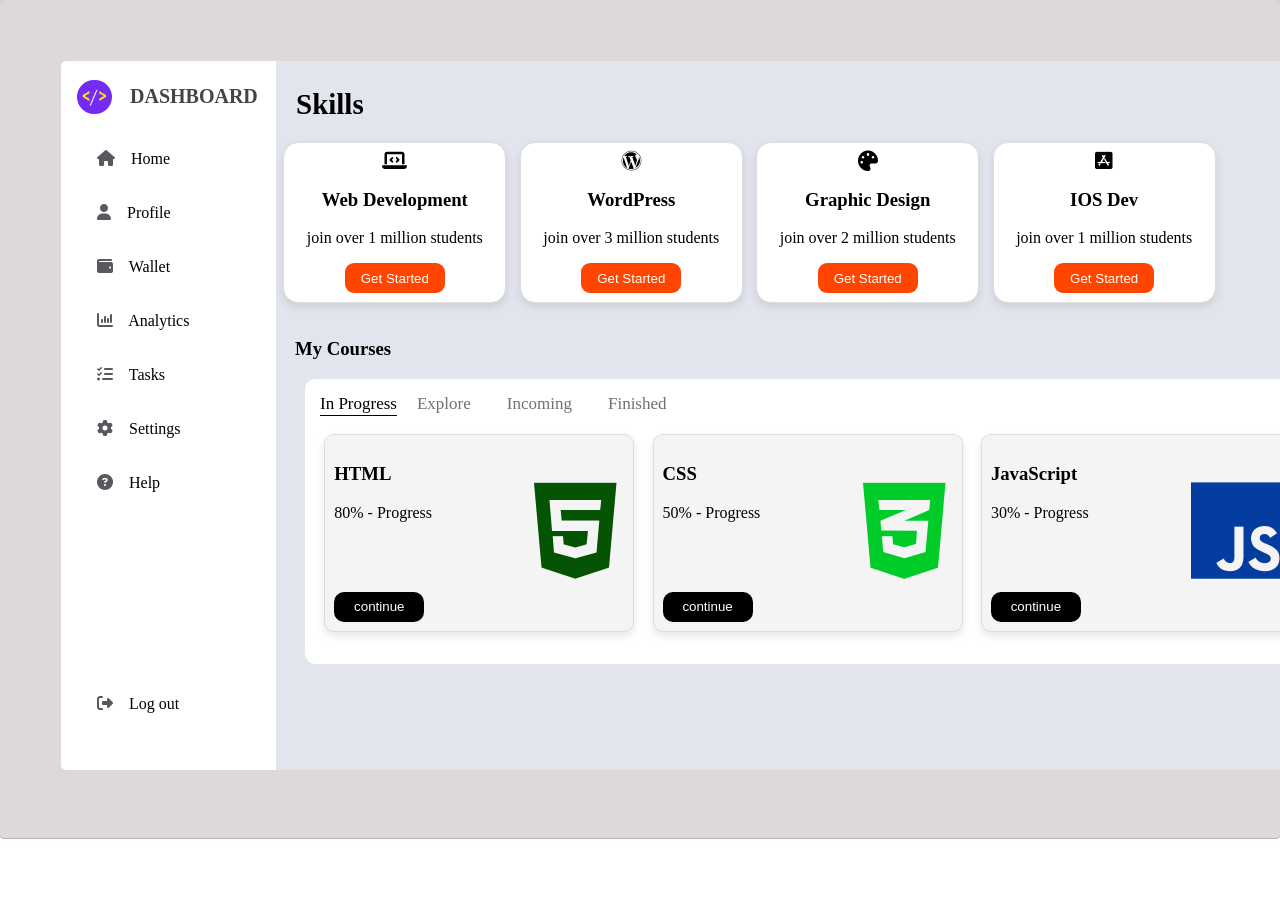
<file: index.html>
<!DOCTYPE html>
<html lang="en">

<head>
    <meta charset="UTF-8">
    <meta name="viewport" content="width=device-width, initial-scale=1.0">
    <title>Document</title>
    <link rel="stylesheet" href="index.css">
    <link rel="stylesheet" href="https://cdnjs.cloudflare.com/ajax/libs/font-awesome/6.7.2/css/all.min.css"
        integrity="sha512-Evv84Mr4kqVGRNSgIGL/F/aIDqQb7xQ2vcrdIwxfjThSH8CSR7PBEakCr51Ck+w+/U6swU2Im1vVX0SVk9ABhg=="
        crossorigin="anonymous" referrerpolicy="no-referrer" />

<body>
    <div class="main">
        <div class="div1">
            <h3 id="h3-1"><img id="img1" src="./dashlogo.png" alt="">
                <span id="span1">DASHBOARD</span>
            </h3><br>
            <ul id="ul1">
                <li>
                    <i class="fa-solid fa-house fa-s" style="color: #5a585f;"></i>&nbsp;&nbsp;&nbsp;
                    <span> Home</span>
                </li><br><br>
                <li>
                    <i class="fa-solid fa-user" style="color: #5a585f;"></i>&nbsp;&nbsp;&nbsp;
                    <span> Profile</span>
                </li><br><br>
                <li>
                    <i class="fa-solid fa-wallet" style="color: #5a585f;"></i>&nbsp;&nbsp;&nbsp;
                    <span> Wallet</span>
                </li><br><br>
                <li>
                    <i class="fa-sharp fa-solid fa-chart-column" style="color: #5a585f;"></i>&nbsp;&nbsp;&nbsp;
                    <span> Analytics</span>
                </li><br><br>
                <li>
                    <i class="fa-solid fa-list-check" style="color: #5a585f;"></i>&nbsp;&nbsp;&nbsp;
                    <span> Tasks</span>
                </li><br><br>
                <li>
                    <i class="fa-solid fa-gear" style="color: #5a585f;"></i>&nbsp;&nbsp;&nbsp;
                    <span> Settings</span>
                </li><br><br>
                <li>
                    <i class="fa-solid fa-circle-question" style="color: #5a585f;"></i>&nbsp;&nbsp;&nbsp;
                    <span> Help</span>
                </li><br><br><br><br><br><br>
                <li id="li-log">
                    <i class="fa-solid fa-right-from-bracket" style="color: #5a585f;"></i>&nbsp;&nbsp;&nbsp;
                    <span> Log out</span>
                </li>
            </ul>
        </div>

        <div class="div2">
            <h2 id="skill" >Skills <i class="fa-solid fa-user-gear fa-2xs" style="color: #5b5c5d; margin-left: 88%;"></i></h2>
        </div>

        <div class="div3">
            <div id="div3-1">
                <i class="fa-sharp fa-solid fa-laptop-code fa-lg" style="color: #000000;"></i><br>
                <h3>Web Development</h3>
                <p>join over 1 million students</p>
                <button>Get Started</button>
            </div>
            <div id="div3-1">
                <i class="fa-brands fa-wordpress fa-lg" style="color: #000000;"></i><br>
                <h3>WordPress</h3>
                <p>join over 3 million students</p>
                <button>Get Started</button>
            </div>
            <div id="div3-1">
                <i class="fa-solid fa-palette fa-lg" style="color: #000000;"></i><br>
                <h3>Graphic Design</h3>
                <p>join over 2 million students</p>
                <button>Get Started</button>
            </div>
            <div id="div3-1">
                <i class="fa-brands fa-app-store-ios fa-lg" style="color: #000000;"></i><br>
                <h3>IOS Dev</h3>
                <p>join over 1 million students</p>
                <button>Get Started</button>
            </div>
        </div>

        <div class="div4">
            <h3><b>My Courses</b></h3>
        </div>

        <div class="div5">
            <li id="li2">
                <span href="#" style="font-size: 17px; text-underline-offset: 6px; "><u>In Progress</u></span>
                <a href="#">Explore</a>
                <a href="#">Incoming</a>
                <a href="#">Finished</a>
            </li>
            <div class="div6">
                <div id="div6-1">
                    <h3>HTML</h3>
                    <p>80% - Progress</p>
                    <i class="fa-brands fa-html5 fa-2xl" style="color: #045403;"></i>
                    <br><br><br>
                    <button>continue</button>
                </div>

                <div id="div6-1">
                    <h3>CSS</h3>
                    <p>50% - Progress</p>
                    <i class="fa-brands fa-css3-alt fa-2xl" style="color: #00cc29;"></i>
                    <br><br><br>
                    <button>continue</button>
                </div>

                <div id="div6-1">
                    <h3>JavaScript</h3>
                    <p>30% - Progress</p>
                    <i class="fa-brands fa-js fa-2xl" style="color: #043d9f; border-radius: 50%;" ></i>
                    <br><br><br>
                    <button>continue</button>
                </div>
            </div>
        </div>

    </div>
</body>

</html>
</file>
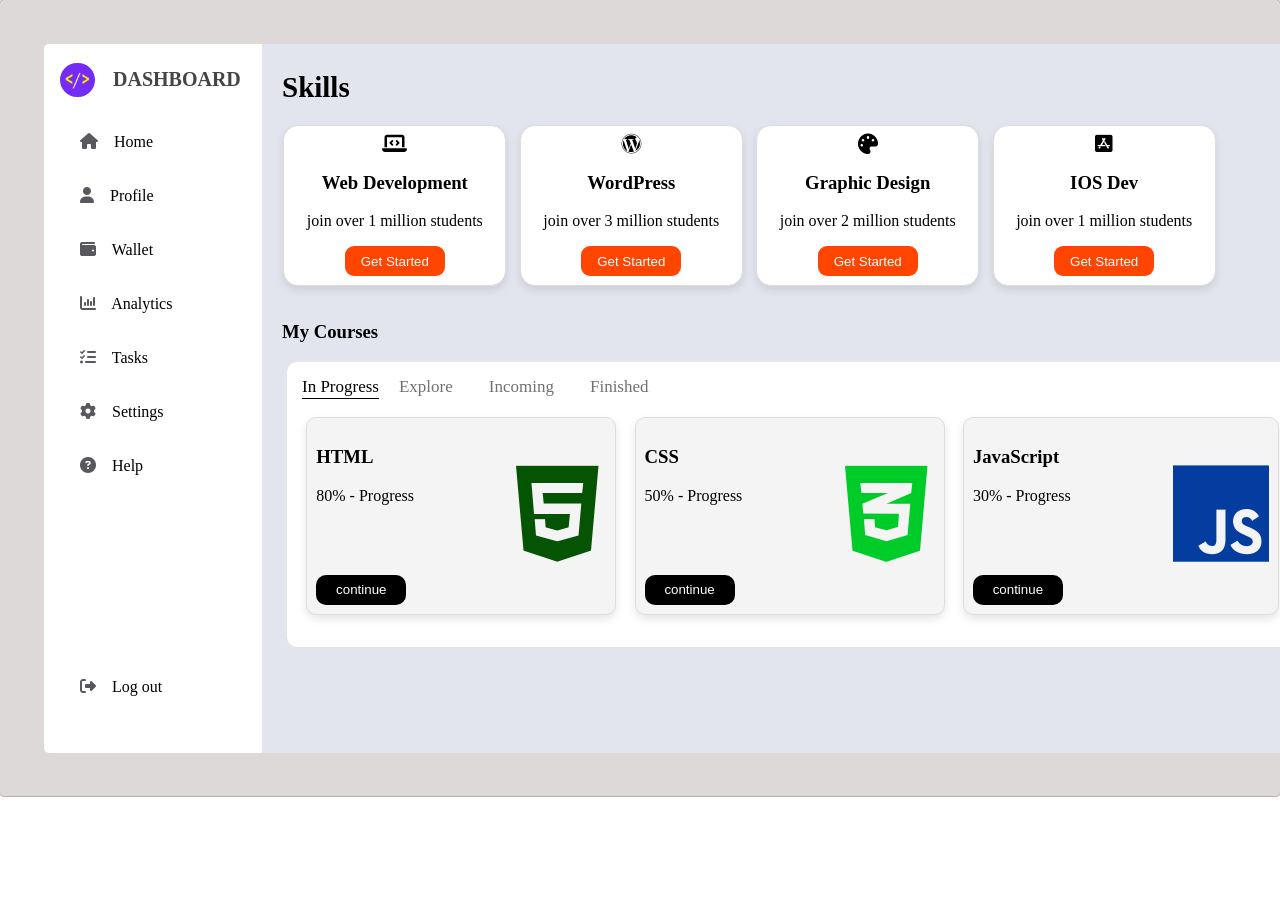
<file: dashboard.html>
<!DOCTYPE html>
<html lang="en">

<head>
    <meta charset="UTF-8">
    <meta name="viewport" content="width=device-width, initial-scale=1.0">
    <title>Document</title>
    <link rel="stylesheet" href="dash.css">
    <link rel="stylesheet" href="https://cdnjs.cloudflare.com/ajax/libs/font-awesome/6.7.2/css/all.min.css"
        integrity="sha512-Evv84Mr4kqVGRNSgIGL/F/aIDqQb7xQ2vcrdIwxfjThSH8CSR7PBEakCr51Ck+w+/U6swU2Im1vVX0SVk9ABhg=="
        crossorigin="anonymous" referrerpolicy="no-referrer" />

<body>
    <div class="main">
        <div class="div1">
            <h3 id="h3-1"><img id="img1" src="./dashlogo.png" alt="">
                <span id="span1">DASHBOARD</span>
            </h3><br>
            <ul id="ul1">
                <li>
                    <i class="fa-solid fa-house fa-s" style="color: #5a585f;"></i>&nbsp;&nbsp;&nbsp;
                    <span> Home</span>
                </li><br><br>
                <li>
                    <i class="fa-solid fa-user" style="color: #5a585f;"></i>&nbsp;&nbsp;&nbsp;
                    <span> Profile</span>
                </li><br><br>
                <li>
                    <i class="fa-solid fa-wallet" style="color: #5a585f;"></i>&nbsp;&nbsp;&nbsp;
                    <span> Wallet</span>
                </li><br><br>
                <li>
                    <i class="fa-sharp fa-solid fa-chart-column" style="color: #5a585f;"></i>&nbsp;&nbsp;&nbsp;
                    <span> Analytics</span>
                </li><br><br>
                <li>
                    <i class="fa-solid fa-list-check" style="color: #5a585f;"></i>&nbsp;&nbsp;&nbsp;
                    <span> Tasks</span>
                </li><br><br>
                <li>
                    <i class="fa-solid fa-gear" style="color: #5a585f;"></i>&nbsp;&nbsp;&nbsp;
                    <span> Settings</span>
                </li><br><br>
                <li>
                    <i class="fa-solid fa-circle-question" style="color: #5a585f;"></i>&nbsp;&nbsp;&nbsp;
                    <span> Help</span>
                </li><br><br><br><br><br><br>
                <li id="li-log">
                    <i class="fa-solid fa-right-from-bracket" style="color: #5a585f;"></i>&nbsp;&nbsp;&nbsp;
                    <span> Log out</span>
                </li>
            </ul>
        </div>

        <div class="div2">
            <h2 id="skill" >Skills <i class="fa-solid fa-user-gear fa-2xs" style="color: #5b5c5d; margin-left: 88%;"></i></h2>
        </div>

        <div class="div3">
            <div id="div3-1">
                <i class="fa-sharp fa-solid fa-laptop-code fa-lg" style="color: #000000;"></i><br>
                <h3>Web Development</h3>
                <p>join over 1 million students</p>
                <button>Get Started</button>
            </div>
            <div id="div3-1">
                <i class="fa-brands fa-wordpress fa-lg" style="color: #000000;"></i><br>
                <h3>WordPress</h3>
                <p>join over 3 million students</p>
                <button>Get Started</button>
            </div>
            <div id="div3-1">
                <i class="fa-solid fa-palette fa-lg" style="color: #000000;"></i><br>
                <h3>Graphic Design</h3>
                <p>join over 2 million students</p>
                <button>Get Started</button>
            </div>
            <div id="div3-1">
                <i class="fa-brands fa-app-store-ios fa-lg" style="color: #000000;"></i><br>
                <h3>IOS Dev</h3>
                <p>join over 1 million students</p>
                <button>Get Started</button>
            </div>
        </div>

        <div class="div4">
            <h3 id><b>My Courses</b></h3>
        </div>

        <div class="div5">
            <li id="li2">
                <span href="#" style="font-size: 17px; text-underline-offset: 6px; "><u>In Progress</u></span>
                <a href="#">Explore</a>
                <a href="#">Incoming</a>
                <a href="#">Finished</a>
            </li>
            <div class="div6">
                <div id="div6-1">
                    <h3>HTML</h3>
                    <p>80% - Progress</p>
                    <i class="fa-brands fa-html5 fa-2xl" style="color: #045403;"></i>
                    <br><br><br>
                    <button>continue</button>
                </div>

                <div id="div6-1">
                    <h3>CSS</h3>
                    <p>50% - Progress</p>
                    <i class="fa-brands fa-css3-alt fa-2xl" style="color: #00cc29;"></i>
                    <br><br><br>
                    <button>continue</button>
                </div>

                <div id="div6-1">
                    <h3>JavaScript</h3>
                    <p>30% - Progress</p>
                    <i class="fa-brands fa-js fa-2xl" style="color: #043d9f; border-radius: 50%;" ></i>
                    <br><br><br>
                    <button>continue</button>
                </div>
            </div>
        </div>

    </div>
</body>

</html>
</file>
<file: index.css>
.main{
    background-color:rgb(221, 217, 217) ;
    width: auto;
    height: 838px;
    margin: -9px;
    border: 1px solid rgb(185, 177, 177);
    border-radius: 5px;
}
.div1{
    width: 218px;
    height: 709px;
    background-color: white;
    margin: 61px;
    border-radius: 5px 0px 0px 5px;   
}

#h3-1 {
    display: flex;
    align-items: center;
    gap: 10px; /* Space between image and text */
    font-size: 20px;
    font-weight: bold;
    color: #464545;
}

#img1{
    height: 34px;
    width: 35px;
    margin-left: 23px;
    margin: 19px 0px 18px 16px;
    border-radius: 27px 27px 27px 27px;
}

#span1{
    margin-left: 8px;
}

#ul1{
    list-style-type: none;
    padding: 0;
    margin: -20px 36px;
}

#li-log{
    margin: 95px 0 ;
}
.div2{
    width: 82%;
    height: 709px;
    background-color: rgb(227, 229, 238);
    margin-top: -770px;
    margin-left: 276px;
    border-radius: 0px 5px 5px 0px;
}

#skill{
    padding-top: 27px;
    margin-left: 20px;
    margin-right: -50px;
    font-size: 29px;
}


.div3 {
    display: flex;
    flex-wrap: wrap;
    margin-top: -628px;
    margin-left: 270px;
    margin-right: -6px;
    justify-content: space-evenly;
    
}


#div3-1 {
    background-color: white;
    border: 1px solid #ddd;
    border-radius: 15px;
    padding: 9px;
    margin-left: -57px;
    text-align: center;
    flex: 0 0 20%; /* Adjusts to screen size */
    box-shadow: 0 4px 8px rgba(0, 0, 0, 0.1);
    transition: transform 0.2s ease-in-out;
}

.div3 button{
    width: 100px;
    height: 30px;
    color: white;
    background-color: orangered;
    border:none;
    border-radius: 9px;
}

.div4 h3{
    margin-top: 35px;
    margin-left: 295px;
    
}

.div5{
    width: 79%;
    height: 285px;
    background-color: white;
    border:none;
    border-radius: 10px;
    margin-left:305px ;
}

#li2{
    list-style-type: none;
    padding: 15px;
    margin: 0;
}

#li2 a{
    padding: 14px 16px;
    color: #717171;
    text-decoration:none;
    font-size: 17px;
}

#li2 a:hover {
    color: #000; 
}

.div6 {
    display: flex;
    flex-wrap: wrap;
    margin-top: 5px;
    margin-left: 1px;
    margin-right: -64px;
    justify-content: space-evenly;  
}

#div6-1 {
    background-color: #f4f4f4;
    border: 1px solid #ddd;
    border-radius: 10px;
    padding: 9px;
    margin-left: -65px;
    text-align: start;
    flex: 0 0 27%; /* Adjusts to screen size */
    box-shadow: 0 4px 8px rgba(0, 0, 0, 0.1);
    transition: transform 0.2s ease-in-out;
}

.div6 button{
    width: 90px;
    height: 30px;
    color: white;
    background-color: black;
    border:none;
    border-radius: 10px;
}

.div6 i{
    margin-left: 200px;
    border-radius: 8px;
    margin-top: -34px;
    font-size: 110px;
}

.logo{
    border-radius: 8px;
}
</file>
<file: dash.css>
.main{
    background-color:rgb(221, 217, 217) ;
    width: auto;
    height: 796px;
    margin: -9px;
    border: 1px solid rgb(185, 177, 177);
    border-radius: 5px;
}
.div1{
    width: 218px;
    height: 709px;
    background-color: white;
    margin: 44px;
    border-radius: 5px 0px 0px 5px;   
}

#h3-1 {
    display: flex;
    align-items: center;
    gap: 10px; /* Space between image and text */
    font-size: 20px;
    font-weight: bold;
    color: #464545;
}

#img1{
    height: 34px;
    width: 35px;
    margin-left: 23px;
    margin: 19px 0px 18px 16px;
    border-radius: 27px 27px 27px 27px;
}

#span1{
    margin-left: 8px;
}

#ul1{
    list-style-type: none;
    padding: 0;
    margin: -20px 36px;
}

#li-log{
    margin: 95px 0 ;
}
.div2{
    width: 82%;
    height: 709px;
    background-color: rgb(227, 229, 238);
    margin-top: -753px;
    margin-left: 262px;
    border-radius: 0px 5px 5px 0px;
}

#skill{
    padding-top: 27px;
    margin-left: 20px;
    margin-right: -50px;
    font-size: 29px;
}


.div3 {
    display: flex;
    flex-wrap: wrap;
    margin-top: -628px;
    margin-left: 270px;
    margin-right: -6px;
    justify-content: space-evenly;
    
}


#div3-1 {
    background-color: white;
    border: 1px solid #ddd;
    border-radius: 15px;
    padding: 9px;
    margin-left: -57px;
    text-align: center;
    flex: 0 0 20%; /* Adjusts to screen size */
    box-shadow: 0 4px 8px rgba(0, 0, 0, 0.1);
    transition: transform 0.2s ease-in-out;
}

.div3 button{
    width: 100px;
    height: 30px;
    color: white;
    background-color: orangered;
    border:none;
    border-radius: 9px;
}

.div4 h3{
    margin-top: 35px;
    margin-left: 282px;
}

.div5{
    width: 79%;
    height: 285px;
    background-color: white;
    border:none;
    border-radius: 10px;
    margin-left:287px ;
}

#li2{
    list-style-type: none;
    padding: 15px;
    margin: 0;
}

#li2 a{
    padding: 14px 16px;
    color: #717171;
    text-decoration:none;
    font-size: 17px;
}

#li2 a:hover {
    color: #000; 
}

.div6 {
    display: flex;
    flex-wrap: wrap;
    margin-top: 5px;
    margin-left: 1px;
    margin-right: -64px;
    justify-content: space-evenly;  
}

#div6-1 {
    background-color: #f4f4f4;
    border: 1px solid #ddd;
    border-radius: 10px;
    padding: 9px;
    margin-left: -65px;
    text-align: start;
    flex: 0 0 27%; /* Adjusts to screen size */
    box-shadow: 0 4px 8px rgba(0, 0, 0, 0.1);
    transition: transform 0.2s ease-in-out;
}

.div6 button{
    width: 90px;
    height: 30px;
    color: white;
    background-color: black;
    border:none;
    border-radius: 10px;
}

.div6 i{
    margin-left: 200px;
    border-radius: 8px;
    margin-top: -34px;
    font-size: 110px;
}

.logo{
    border-radius: 8px;
}
</file>
